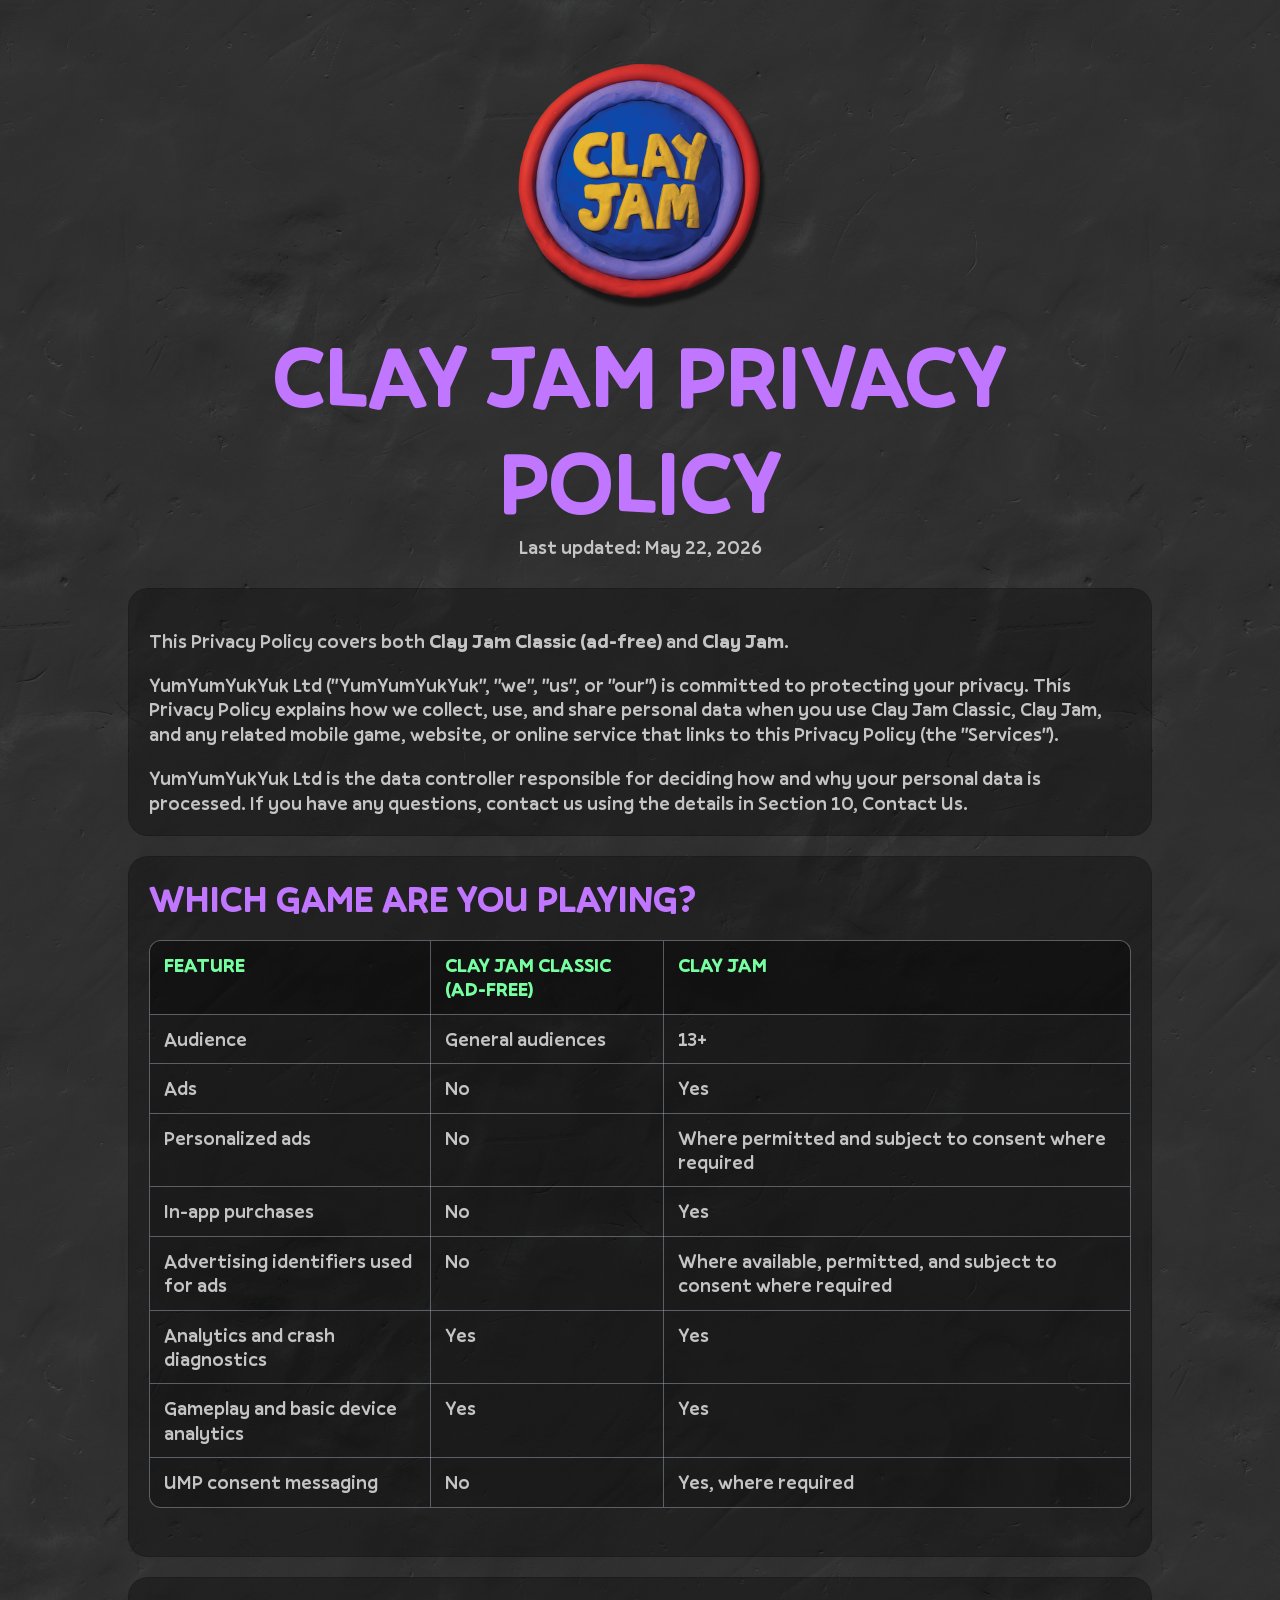
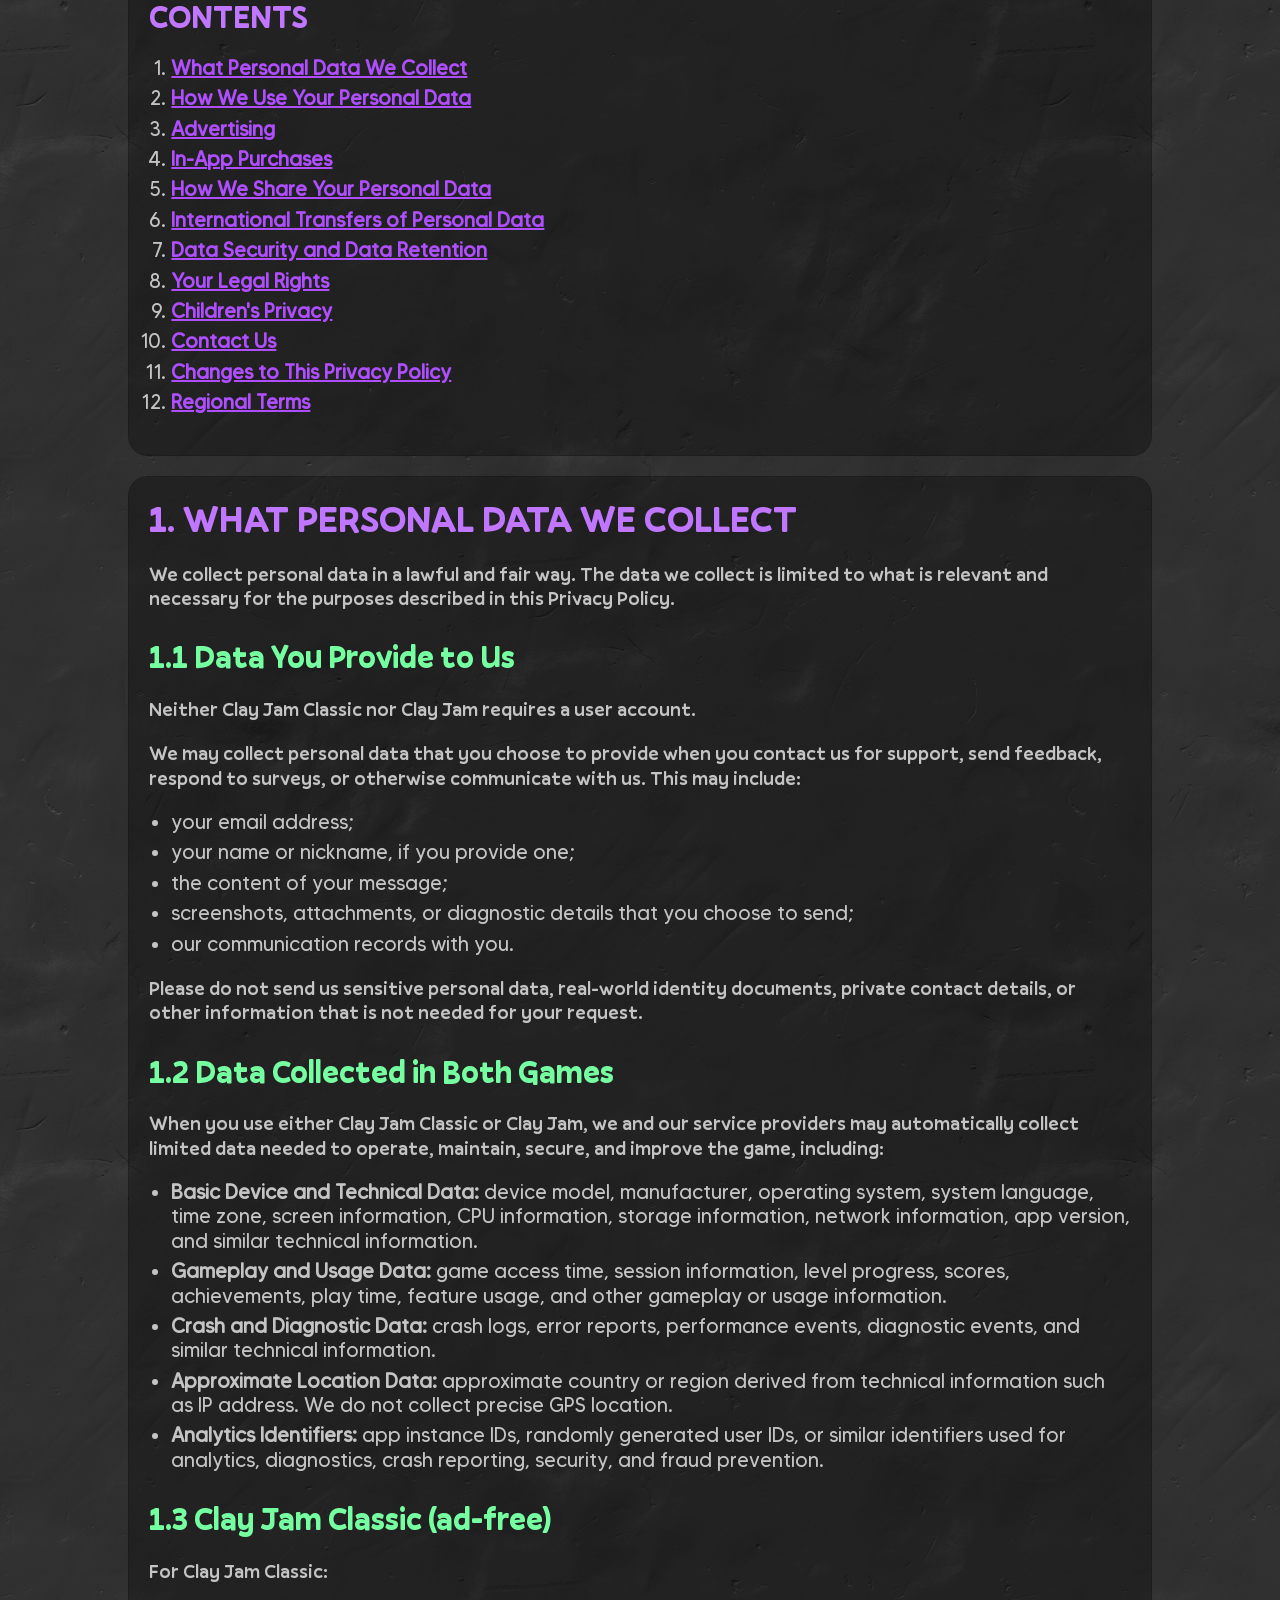
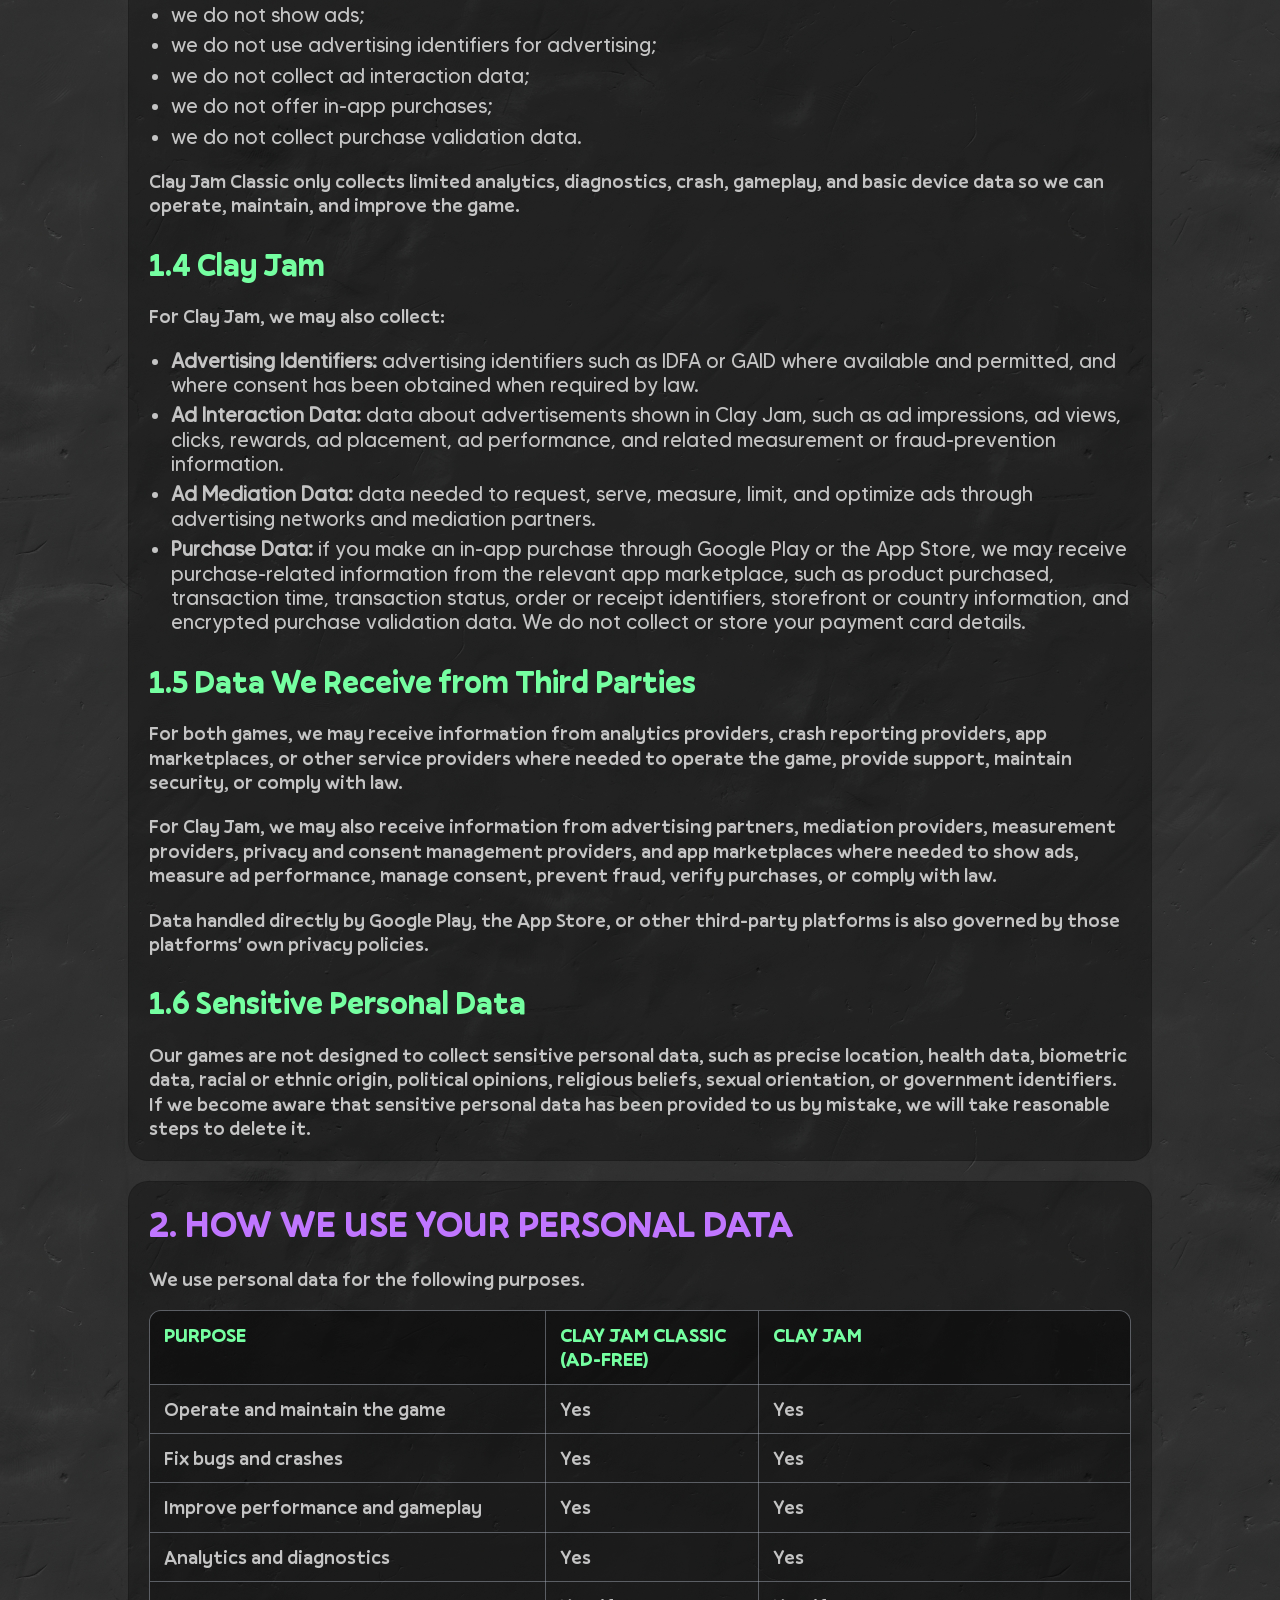
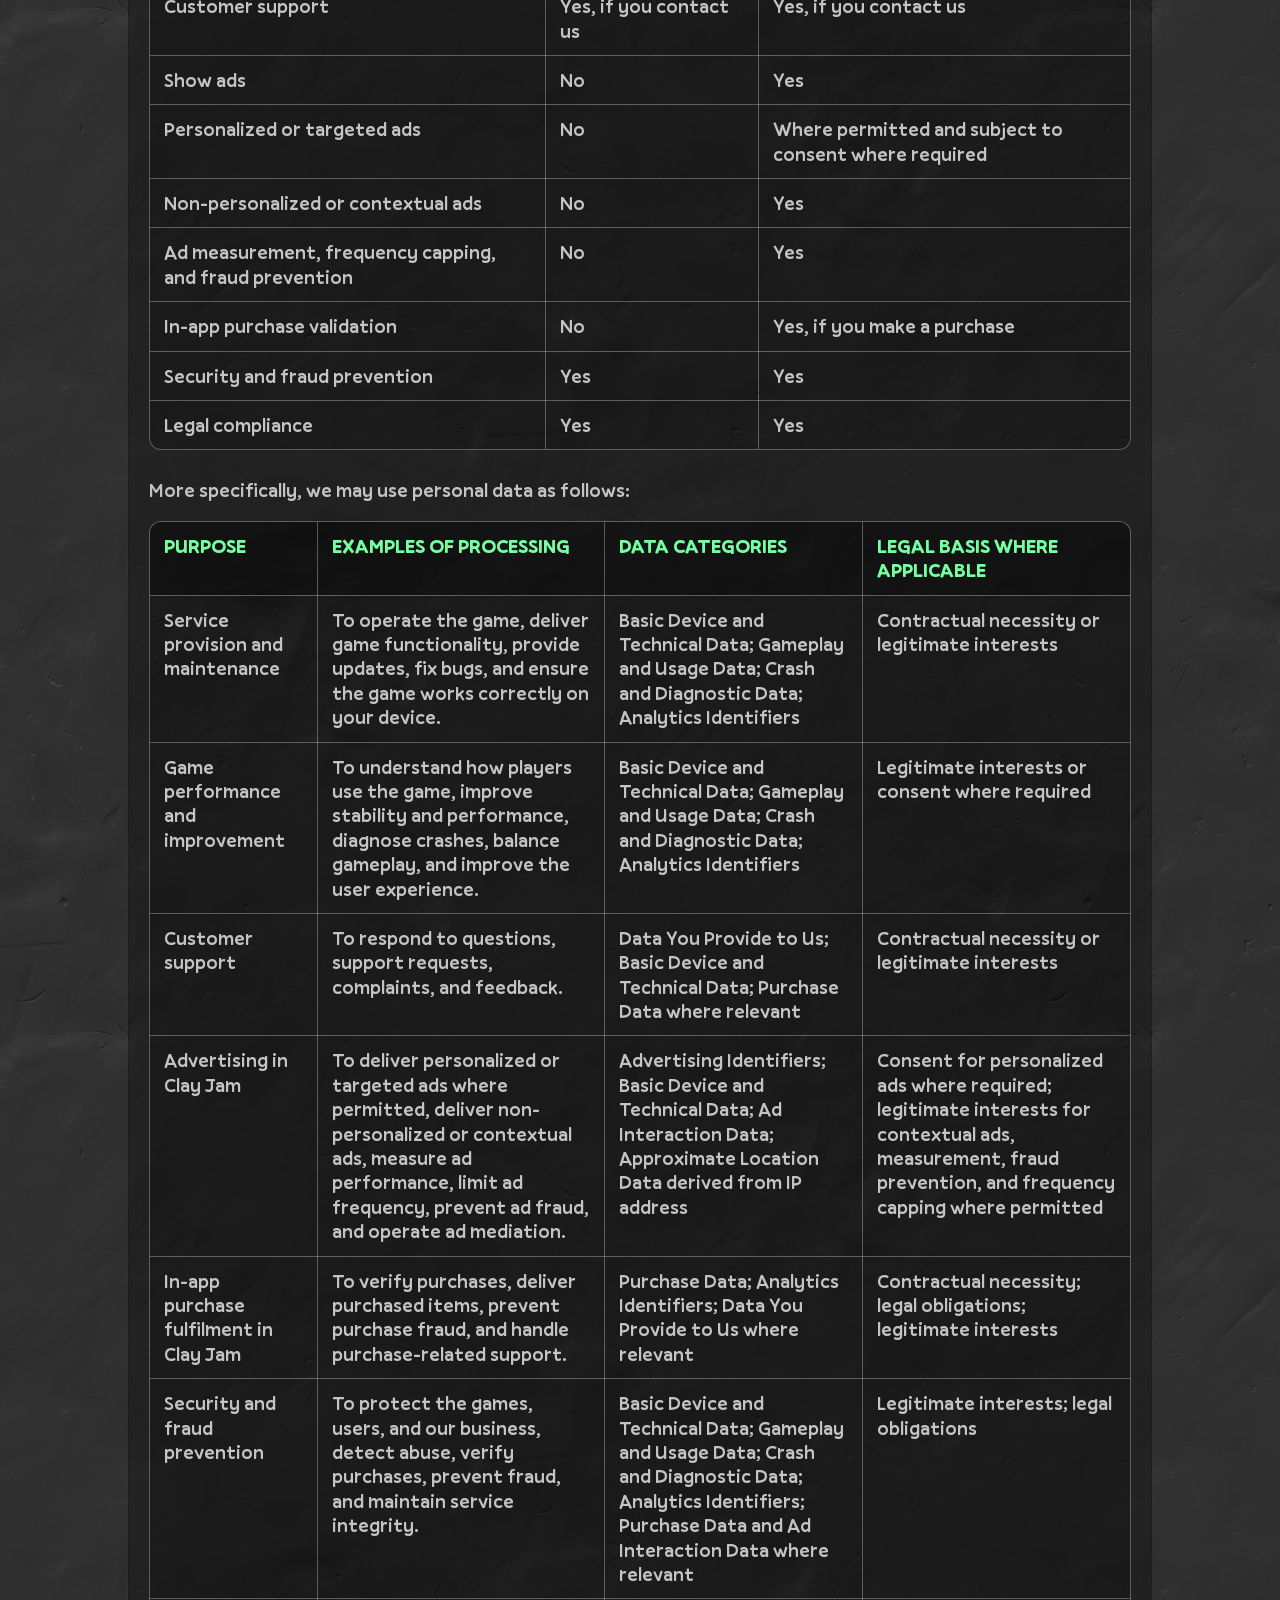
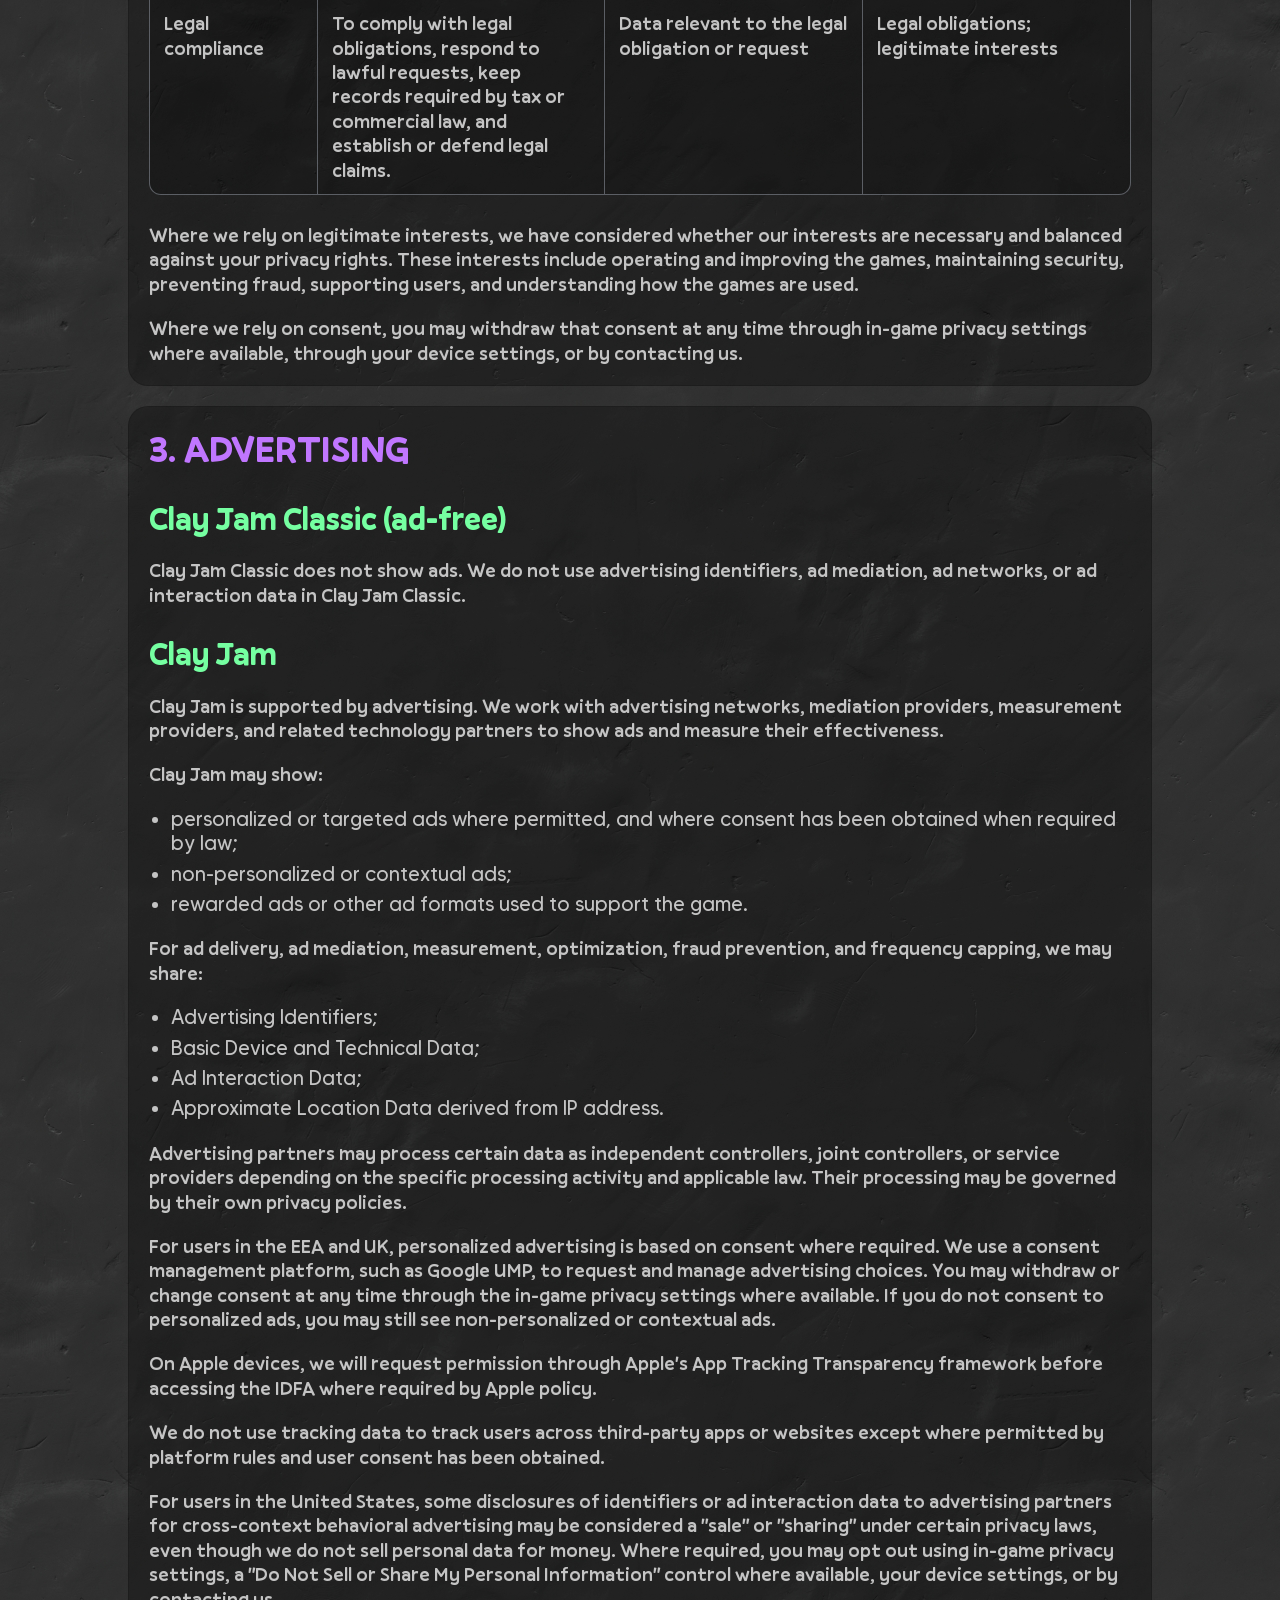
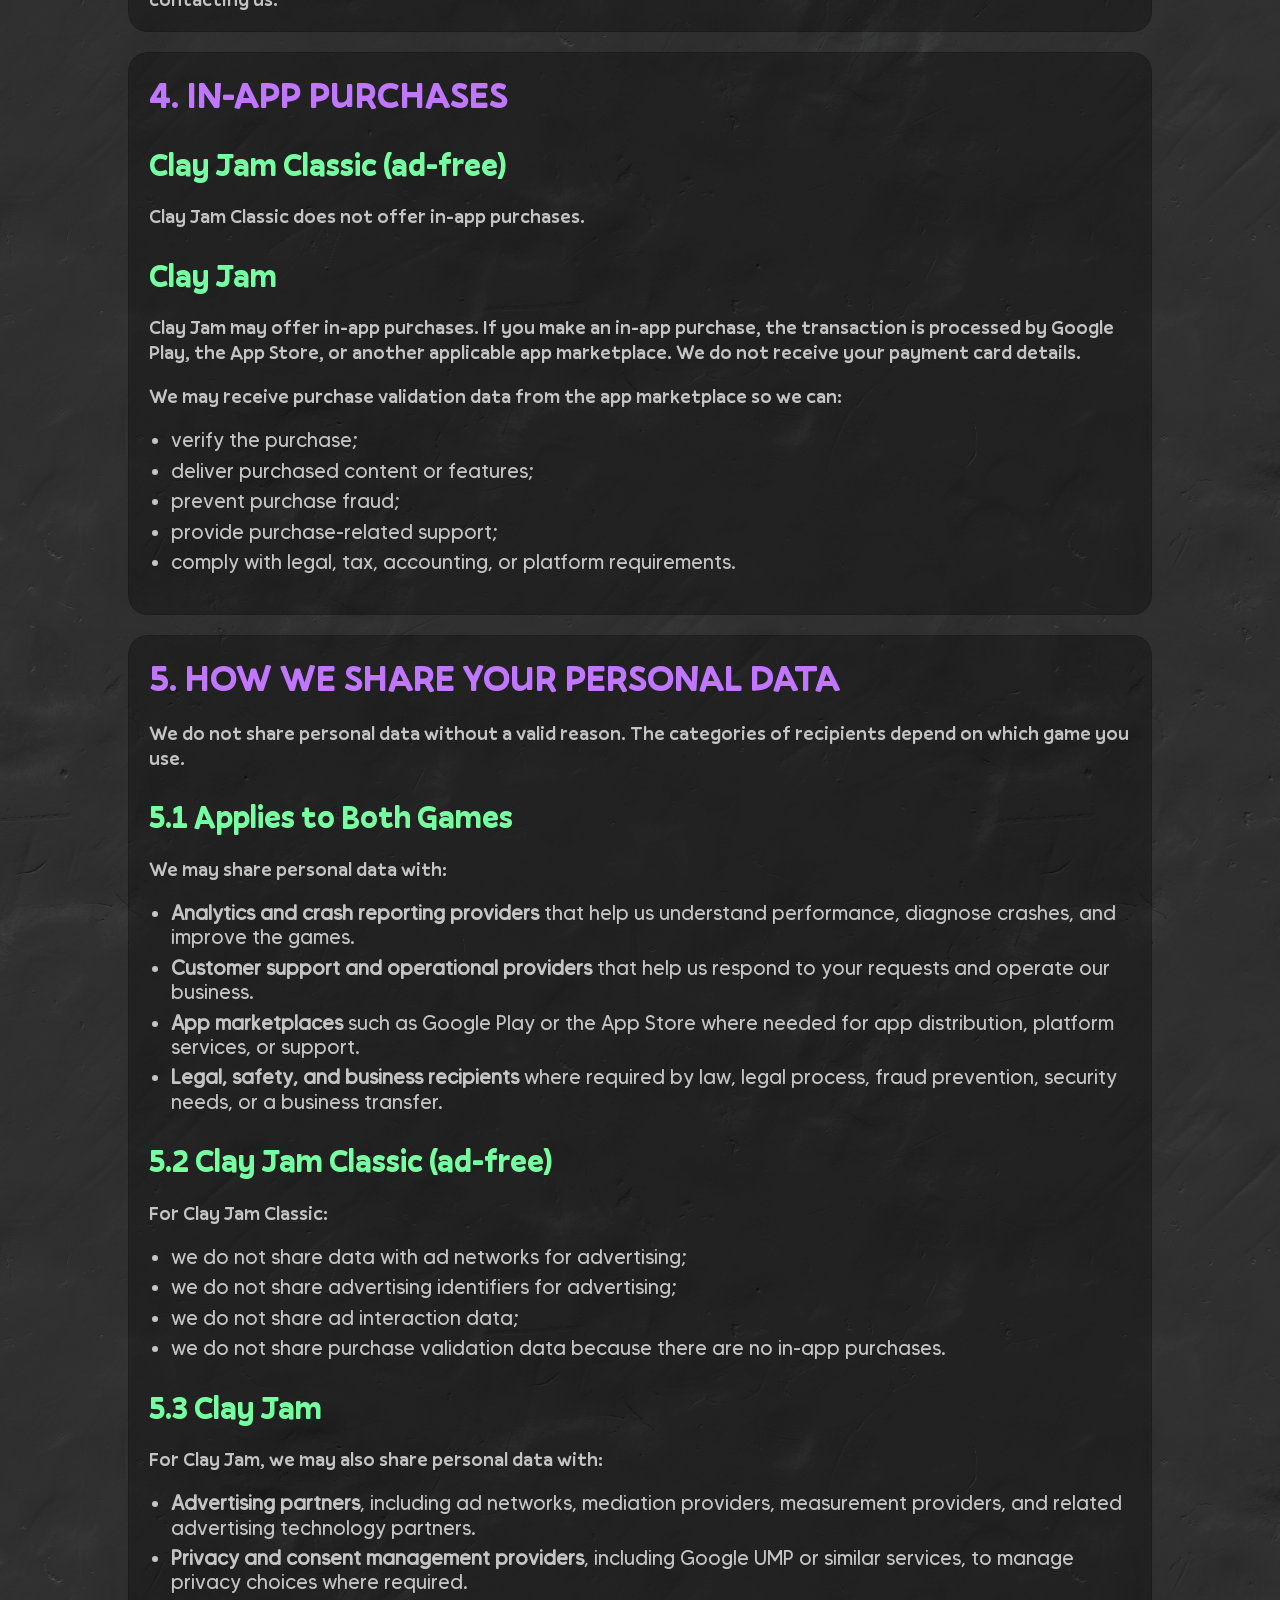
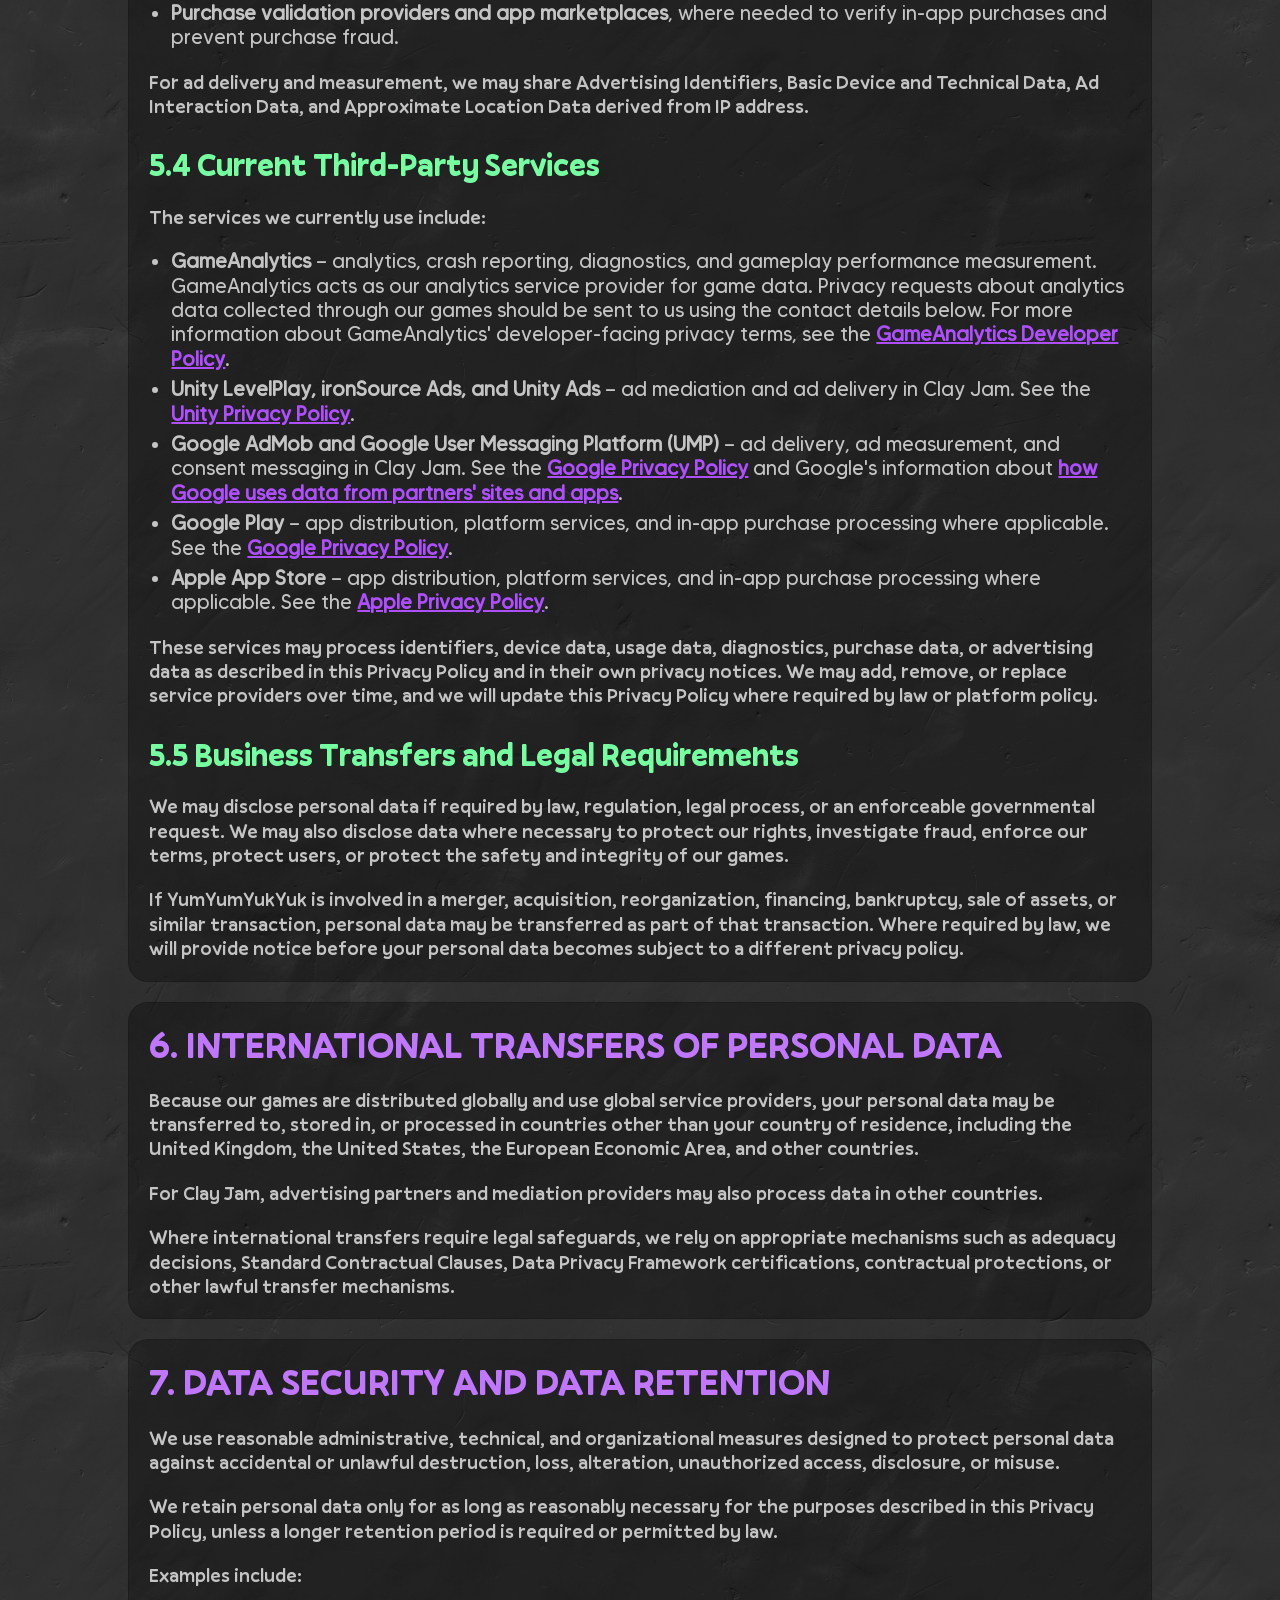
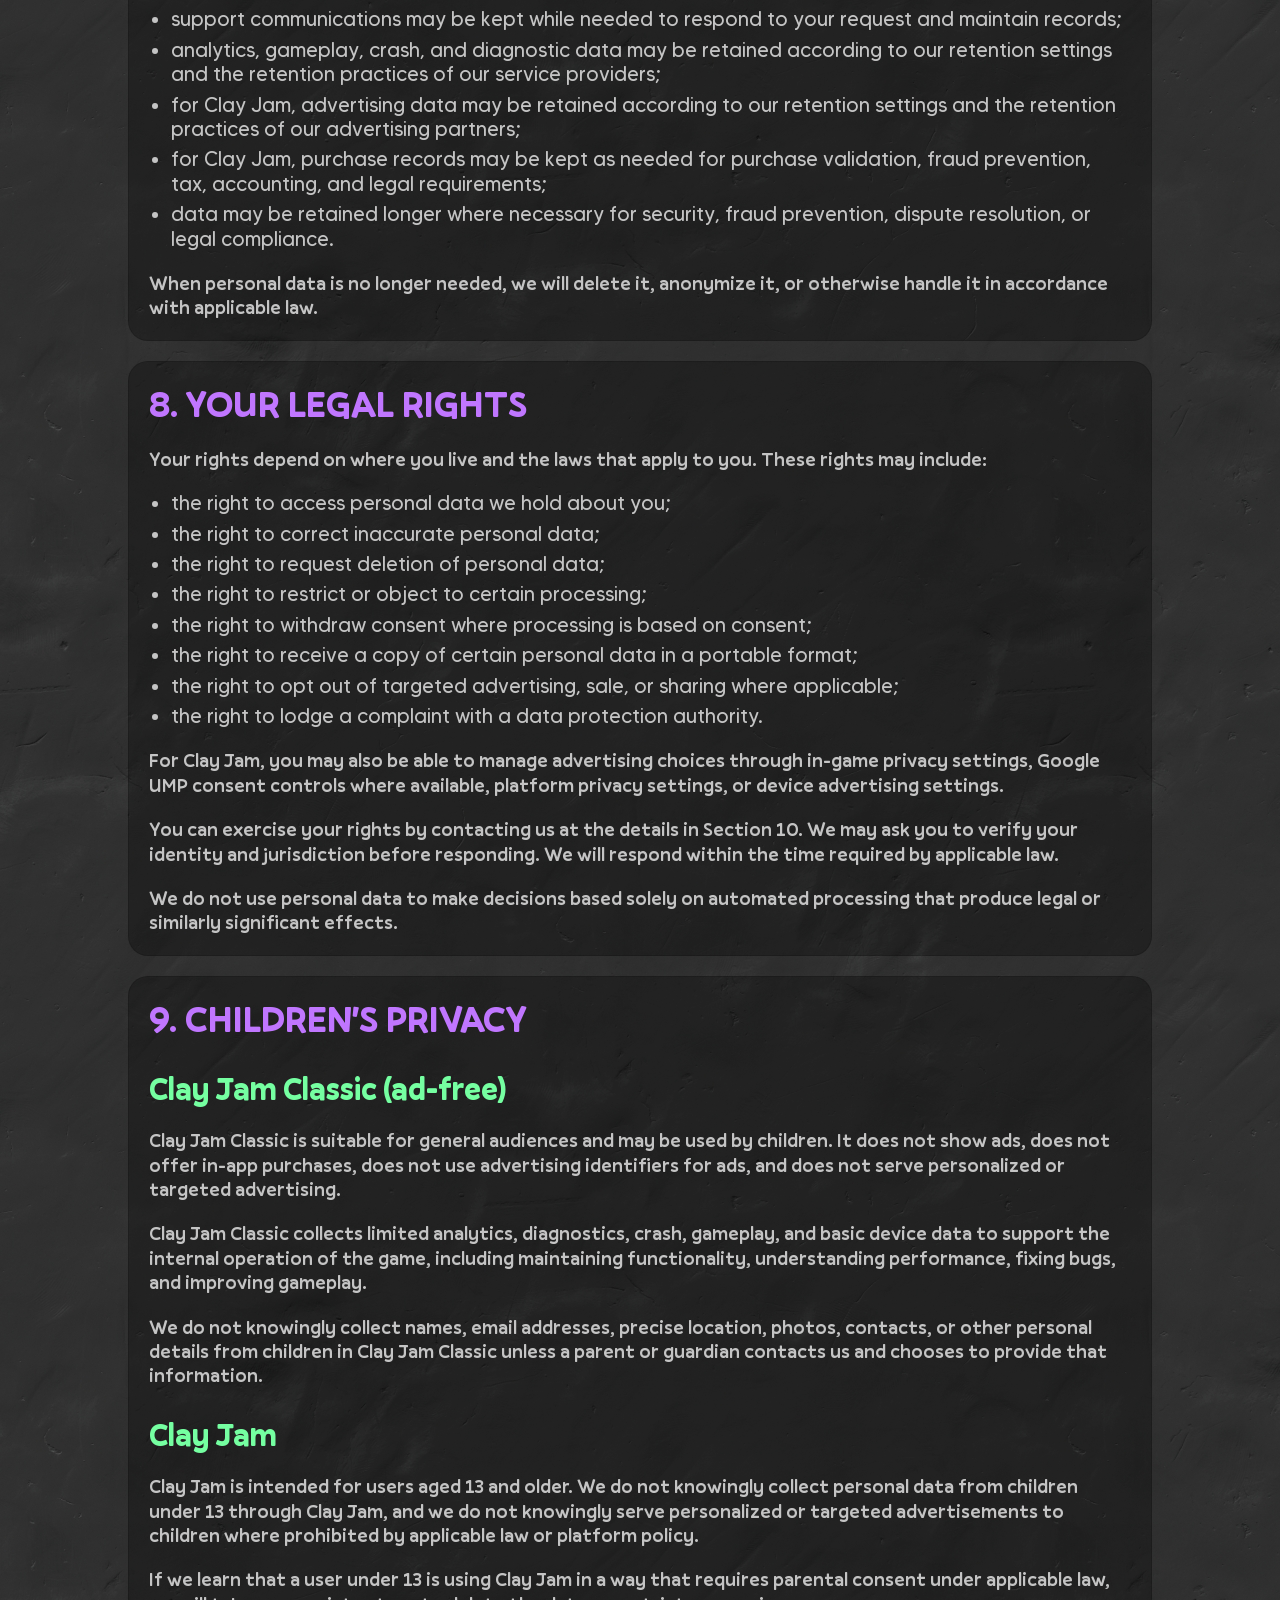
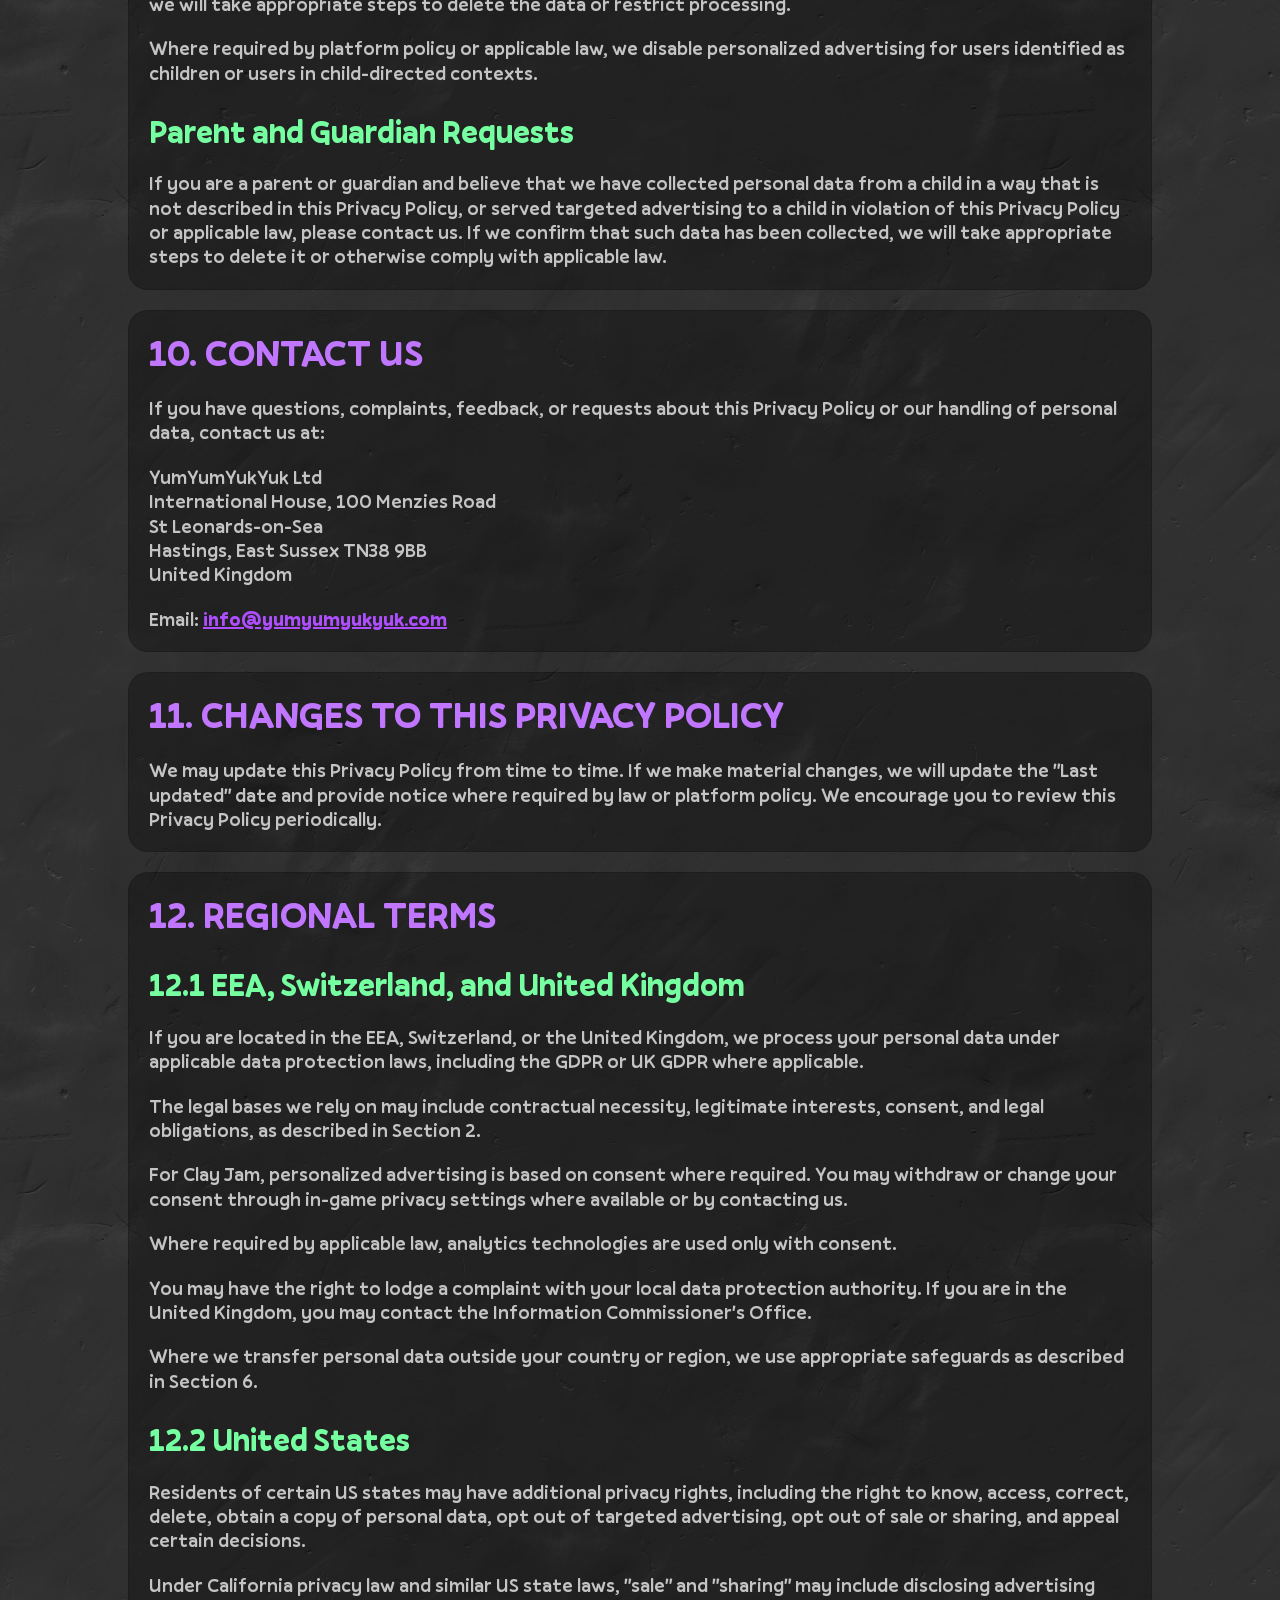
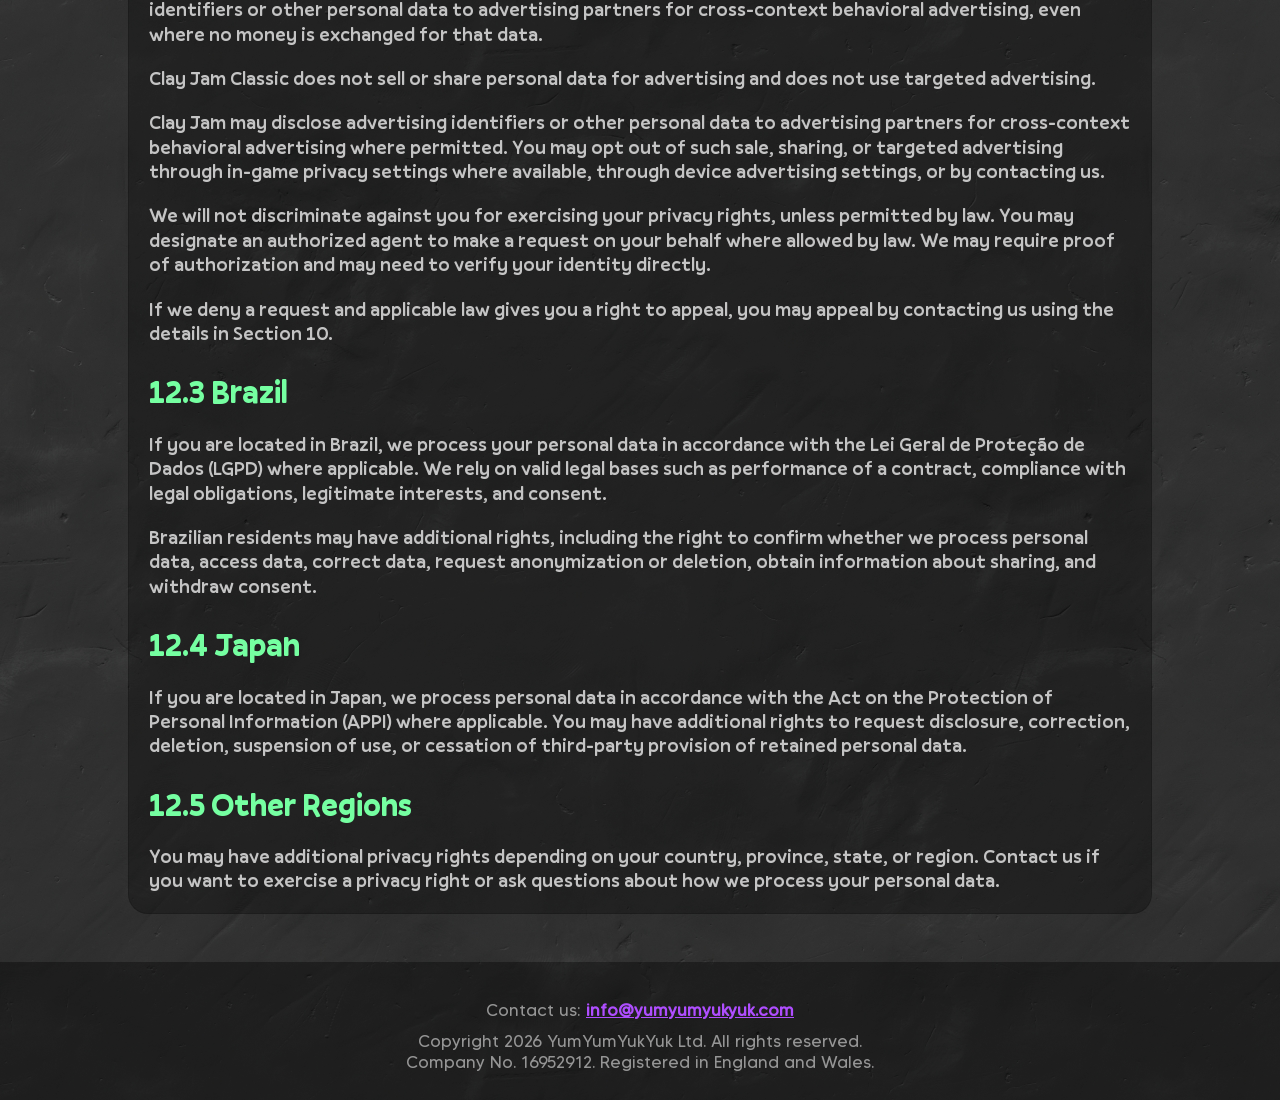
<file: ClayJam/PrivacyPolicy.html>
<!doctype html>
<html
  lang="en"
  data-ws-project="cd309c31-d950-4def-8950-546b302425ba"
  data-ws-last-published="2026-04-01T20:00:52.108Z"
>
  <head>
    <meta charset="UTF-8" />
    <meta name="viewport" content="width=device-width, initial-scale=1" />
    <title>Clay Jam Privacy Policy</title>
    <meta name="description" content="Clay Jam Privacy Policy" />
    <meta property="og:title" content="Clay Jam Privacy Policy" />
    <meta property="og:type" content="website" />
    <meta property="og:site_name" content="YumYumYukYuk" />
    <meta property="og:description" content="Clay Jam Privacy Policy" />
    <link rel="icon" href="/assets/WebIcon_ixfGgSbNNuL54AwUHbcHS.png" />
    <link
      rel="preload"
      href="/assets/Pally-Variable_a5BgCcSKDrBZOZLWKhKw9.ttf"
      as="font"
      crossorigin="anonymous"
    />
    <link
      rel="preload"
      href="/assets/Pally-Regular_6ShwE3fTGV17A2gMyHvun.ttf"
      as="font"
      crossorigin="anonymous"
    />
    <link
      rel="preload"
      href="/assets/Pally-Bold_vAgZc-FKtXgG0PxJhMHey.ttf"
      as="font"
      crossorigin="anonymous"
    />
    <link
      rel="preload"
      href="/assets/Pally-Medium_GGtpuq8a27JJl60hfgOCg.ttf"
      as="font"
      crossorigin="anonymous"
    />
    <link
      rel="preload"
      href="/assets/MADE_Tommy_Soft_Regular_PERSONAL_USE_68nLjATZWI7ThoedhTmHm.ttf"
      as="font"
      crossorigin="anonymous"
    />
    <link
      rel="preload"
      href="/assets/MenuBackground_e7fvqqBlqaa11tJCsoasu.jpeg"
      as="image"
    />
    <style>
      @font-face {
        font-family: "Pally Variable";
        font-style: normal;
        font-weight: 400 700;
        font-display: swap;
        src: url("/assets/Pally-Variable_a5BgCcSKDrBZOZLWKhKw9.ttf")
          format("truetype");
      }

      @font-face {
        font-family: "Pally";
        font-style: normal;
        font-weight: 400;
        font-display: swap;
        src: url("/assets/Pally-Regular_6ShwE3fTGV17A2gMyHvun.ttf")
          format("truetype");
      }

      @font-face {
        font-family: "Pally";
        font-style: normal;
        font-weight: 500;
        font-display: swap;
        src: url("/assets/Pally-Medium_GGtpuq8a27JJl60hfgOCg.ttf")
          format("truetype");
      }

      @font-face {
        font-family: "Pally";
        font-style: normal;
        font-weight: 700;
        font-display: swap;
        src: url("/assets/Pally-Bold_vAgZc-FKtXgG0PxJhMHey.ttf")
          format("truetype");
      }

      @font-face {
        font-family: "MADE Tommy Soft";
        font-style: normal;
        font-weight: 400;
        font-display: swap;
        src: url("/assets/MADE_Tommy_Soft_Regular_PERSONAL_USE_68nLjATZWI7ThoedhTmHm.ttf")
          format("truetype");
      }

      :root {
        color-scheme: dark;
        --panel: rgb(0 0 0 / 0.29);
        --footer: rgb(0 0 0 / 0.37);
        --ink: #c4c4c4;
        --muted: #959595;
        --line: rgb(0 0 0 / 0.15);
        --table-line: rgb(170 177 190 / 0.45);
        --heading: #c076ff;
        --subheading: #75ffa1;
        --link: #af4eff;
      }

      * {
        box-sizing: border-box;
      }

      body {
        margin: 0;
        background-color: #171717;
        background-image: url("/assets/MenuBackground_e7fvqqBlqaa11tJCsoasu.jpeg");
        background-repeat: repeat;
        color: var(--ink);
        font-family: "Pally", sans-serif;
        font-size: 20px;
        font-weight: 500;
        line-height: 1.22;
        -webkit-font-smoothing: antialiased;
        -moz-osx-font-smoothing: grayscale;
      }

      a {
        color: var(--link);
        font-weight: 700;
      }

      .page {
        width: 80%;
        max-width: 1200px;
        margin: 0 auto;
        padding: 32px 0 0;
      }

      .hero {
        display: flex;
        flex-direction: column;
        align-items: center;
        justify-content: center;
        gap: 14px;
        padding: 22px 0 8px;
        text-align: center;
      }

      .hero img {
        width: 256px;
        height: 256px;
      }

      h1,
      h2,
      h3 {
        line-height: 1.2;
        margin: 0;
      }

      h1 {
        color: var(--heading);
        font-family: "Pally Variable", sans-serif;
        font-size: clamp(3rem, 7vw, 5.5rem);
        font-weight: 800;
        text-transform: uppercase;
      }

      h2 {
        margin-top: 0;
        color: var(--heading);
        font-family: "Pally Variable", sans-serif;
        font-size: clamp(1.7rem, 3vw, 2.35rem);
        font-weight: 700;
        text-transform: uppercase;
      }

      h3 {
        margin-top: 28px;
        color: var(--subheading);
        font-family: "Pally Variable", sans-serif;
        font-size: 1.6em;
        font-weight: 700;
      }

      p {
        margin: 1em 0 0;
      }

      ul,
      ol {
        padding-left: 1.4rem;
        font-family: "MADE Tommy Soft", sans-serif;
      }

      li {
        margin: 6px 0;
      }

      .meta {
        margin: 0;
        color: var(--ink);
        font-size: 20px;
        font-weight: 500;
      }

      .intro,
      .contents,
      main > section {
        margin: 20px auto 0;
        padding: 20px;
        background-color: var(--panel);
        border: 1px solid var(--line);
        border-radius: 20px;
      }

      .table-wrap {
        width: 100%;
        margin: 18px 0 28px;
        overflow-x: auto;
        border: 1px solid var(--table-line);
        border-radius: 12px;
        background-color: rgb(0 0 0 / 0.2);
      }

      table {
        width: 100%;
        min-width: 680px;
        border-collapse: collapse;
      }

      th,
      td {
        padding: 12px 14px;
        border-bottom: 1px solid var(--table-line);
        border-right: 1px solid var(--table-line);
        text-align: left;
        vertical-align: top;
      }

      th:last-child,
      td:last-child {
        border-right: 0;
      }

      tr:last-child td {
        border-bottom: 0;
      }

      th {
        background: rgb(0 0 0 / 0.3);
        color: var(--subheading);
        font-family: "Pally Variable", sans-serif;
        font-weight: 800;
        text-transform: uppercase;
      }

      td {
        color: var(--ink);
      }

      .contents h2 {
        margin-top: 0;
        font-size: clamp(1.5rem, 2.5vw, 2rem);
      }

      .footer {
        margin-top: 48px;
        margin-left: calc(50% - 50vw);
        margin-right: calc(50% - 50vw);
        padding: 28px 20px;
        background-color: var(--footer);
        color: var(--muted);
        font-family: "MADE Tommy Soft", sans-serif;
        font-size: 17px;
        text-align: center;
      }

      .footer p {
        margin: 0.6em 0 0;
      }

      @media (max-width: 991px) {
        body {
          font-size: 23px;
        }
      }

      @media (max-width: 767px) {
        .page {
          width: 100%;
          padding: 20px 0 0;
        }

        .hero img {
          width: min(256px, 72vw);
          height: auto;
        }

        .intro,
        .contents,
        main > section {
          border-radius: 0;
          border-left: 0;
          border-right: 0;
        }
      }

      @media (max-width: 479px) {
        body {
          font-size: 5vw;
          line-height: 5.2vw;
        }

        h3 {
          font-size: 1.25em;
        }
      }
    </style>
  </head>
  <body>
    <main class="page">
      <header class="hero">
        <img
          alt="Clay Jam logo"
          src="/assets/ClayJamLogo_nWKsPtydQhhT-n7kyAQNV.png"
          width="96"
          height="96"
        />
        <div>
          <h1>Clay Jam Privacy Policy</h1>
          <p class="meta">Last updated: May 22, 2026</p>
        </div>
      </header>

      <div class="intro">
        <p>
          This Privacy Policy covers both <strong>Clay Jam Classic (ad-free)</strong>
          and <strong>Clay Jam</strong>.
        </p>
        <p>
          YumYumYukYuk Ltd ("YumYumYukYuk", "we", "us", or "our") is committed
          to protecting your privacy. This Privacy Policy explains how we
          collect, use, and share personal data when you use Clay Jam Classic,
          Clay Jam, and any related mobile game, website, or online service that
          links to this Privacy Policy (the "Services").
        </p>
        <p>
          YumYumYukYuk Ltd is the data controller responsible for deciding how
          and why your personal data is processed. If you have any questions,
          contact us using the details in Section 10, Contact Us.
        </p>
      </div>

      <section id="which-game">
        <h2>Which Game Are You Playing?</h2>
        <div class="table-wrap">
          <table>
            <thead>
              <tr>
                <th>Feature</th>
                <th>Clay Jam Classic (ad-free)</th>
                <th>Clay Jam</th>
              </tr>
            </thead>
            <tbody>
              <tr>
                <td>Audience</td>
                <td>General audiences</td>
                <td>13+</td>
              </tr>
              <tr>
                <td>Ads</td>
                <td>No</td>
                <td>Yes</td>
              </tr>
              <tr>
                <td>Personalized ads</td>
                <td>No</td>
                <td>Where permitted and subject to consent where required</td>
              </tr>
              <tr>
                <td>In-app purchases</td>
                <td>No</td>
                <td>Yes</td>
              </tr>
              <tr>
                <td>Advertising identifiers used for ads</td>
                <td>No</td>
                <td>Where available, permitted, and subject to consent where required</td>
              </tr>
              <tr>
                <td>Analytics and crash diagnostics</td>
                <td>Yes</td>
                <td>Yes</td>
              </tr>
              <tr>
                <td>Gameplay and basic device analytics</td>
                <td>Yes</td>
                <td>Yes</td>
              </tr>
              <tr>
                <td>UMP consent messaging</td>
                <td>No</td>
                <td>Yes, where required</td>
              </tr>
            </tbody>
          </table>
        </div>
      </section>

      <nav class="contents" aria-labelledby="contents-heading">
        <h2 id="contents-heading">Contents</h2>
        <ol>
          <li><a href="#collect">What Personal Data We Collect</a></li>
          <li><a href="#use">How We Use Your Personal Data</a></li>
          <li><a href="#advertising">Advertising</a></li>
          <li><a href="#purchases">In-App Purchases</a></li>
          <li><a href="#share">How We Share Your Personal Data</a></li>
          <li><a href="#transfers">International Transfers of Personal Data</a></li>
          <li><a href="#security">Data Security and Data Retention</a></li>
          <li><a href="#rights">Your Legal Rights</a></li>
          <li><a href="#children">Children's Privacy</a></li>
          <li><a href="#contact">Contact Us</a></li>
          <li><a href="#changes">Changes to This Privacy Policy</a></li>
          <li><a href="#regional">Regional Terms</a></li>
        </ol>
      </nav>

      <section id="collect">
        <h2>1. What Personal Data We Collect</h2>
        <p>
          We collect personal data in a lawful and fair way. The data we collect
          is limited to what is relevant and necessary for the purposes described
          in this Privacy Policy.
        </p>

        <h3>1.1 Data You Provide to Us</h3>
        <p>Neither Clay Jam Classic nor Clay Jam requires a user account.</p>
        <p>
          We may collect personal data that you choose to provide when you
          contact us for support, send feedback, respond to surveys, or
          otherwise communicate with us. This may include:
        </p>
        <ul>
          <li>your email address;</li>
          <li>your name or nickname, if you provide one;</li>
          <li>the content of your message;</li>
          <li>screenshots, attachments, or diagnostic details that you choose to send;</li>
          <li>our communication records with you.</li>
        </ul>
        <p>
          Please do not send us sensitive personal data, real-world identity
          documents, private contact details, or other information that is not
          needed for your request.
        </p>

        <h3>1.2 Data Collected in Both Games</h3>
        <p>
          When you use either Clay Jam Classic or Clay Jam, we and our service
          providers may automatically collect limited data needed to operate,
          maintain, secure, and improve the game, including:
        </p>
        <ul>
          <li>
            <strong>Basic Device and Technical Data:</strong> device model,
            manufacturer, operating system, system language, time zone, screen
            information, CPU information, storage information, network
            information, app version, and similar technical information.
          </li>
          <li>
            <strong>Gameplay and Usage Data:</strong> game access time, session
            information, level progress, scores, achievements, play time,
            feature usage, and other gameplay or usage information.
          </li>
          <li>
            <strong>Crash and Diagnostic Data:</strong> crash logs, error
            reports, performance events, diagnostic events, and similar
            technical information.
          </li>
          <li>
            <strong>Approximate Location Data:</strong> approximate country or
            region derived from technical information such as IP address. We do
            not collect precise GPS location.
          </li>
          <li>
            <strong>Analytics Identifiers:</strong> app instance IDs, randomly
            generated user IDs, or similar identifiers used for analytics,
            diagnostics, crash reporting, security, and fraud prevention.
          </li>
        </ul>

        <h3>1.3 Clay Jam Classic (ad-free)</h3>
        <p>For Clay Jam Classic:</p>
        <ul>
          <li>we do not show ads;</li>
          <li>we do not use advertising identifiers for advertising;</li>
          <li>we do not collect ad interaction data;</li>
          <li>we do not offer in-app purchases;</li>
          <li>we do not collect purchase validation data.</li>
        </ul>
        <p>
          Clay Jam Classic only collects limited analytics, diagnostics, crash,
          gameplay, and basic device data so we can operate, maintain, and
          improve the game.
        </p>

        <h3>1.4 Clay Jam</h3>
        <p>For Clay Jam, we may also collect:</p>
        <ul>
          <li>
            <strong>Advertising Identifiers:</strong> advertising identifiers
            such as IDFA or GAID where available and permitted, and where
            consent has been obtained when required by law.
          </li>
          <li>
            <strong>Ad Interaction Data:</strong> data about advertisements
            shown in Clay Jam, such as ad impressions, ad views, clicks,
            rewards, ad placement, ad performance, and related measurement or
            fraud-prevention information.
          </li>
          <li>
            <strong>Ad Mediation Data:</strong> data needed to request, serve,
            measure, limit, and optimize ads through advertising networks and
            mediation partners.
          </li>
          <li>
            <strong>Purchase Data:</strong> if you make an in-app purchase
            through Google Play or the App Store, we may receive purchase-related
            information from the relevant app marketplace, such as product
            purchased, transaction time, transaction status, order or receipt
            identifiers, storefront or country information, and encrypted
            purchase validation data. We do not collect or store your payment
            card details.
          </li>
        </ul>

        <h3>1.5 Data We Receive from Third Parties</h3>
        <p>
          For both games, we may receive information from analytics providers,
          crash reporting providers, app marketplaces, or other service
          providers where needed to operate the game, provide support, maintain
          security, or comply with law.
        </p>
        <p>
          For Clay Jam, we may also receive information from advertising
          partners, mediation providers, measurement providers, privacy and
          consent management providers, and app marketplaces where needed to show
          ads, measure ad performance, manage consent, prevent fraud, verify
          purchases, or comply with law.
        </p>
        <p>
          Data handled directly by Google Play, the App Store, or other
          third-party platforms is also governed by those platforms' own privacy
          policies.
        </p>

        <h3>1.6 Sensitive Personal Data</h3>
        <p>
          Our games are not designed to collect sensitive personal data, such as
          precise location, health data, biometric data, racial or ethnic origin,
          political opinions, religious beliefs, sexual orientation, or
          government identifiers. If we become aware that sensitive personal data
          has been provided to us by mistake, we will take reasonable steps to
          delete it.
        </p>
      </section>

      <section id="use">
        <h2>2. How We Use Your Personal Data</h2>
        <p>We use personal data for the following purposes.</p>

        <div class="table-wrap">
          <table>
            <thead>
              <tr>
                <th>Purpose</th>
                <th>Clay Jam Classic (ad-free)</th>
                <th>Clay Jam</th>
              </tr>
            </thead>
            <tbody>
              <tr>
                <td>Operate and maintain the game</td>
                <td>Yes</td>
                <td>Yes</td>
              </tr>
              <tr>
                <td>Fix bugs and crashes</td>
                <td>Yes</td>
                <td>Yes</td>
              </tr>
              <tr>
                <td>Improve performance and gameplay</td>
                <td>Yes</td>
                <td>Yes</td>
              </tr>
              <tr>
                <td>Analytics and diagnostics</td>
                <td>Yes</td>
                <td>Yes</td>
              </tr>
              <tr>
                <td>Customer support</td>
                <td>Yes, if you contact us</td>
                <td>Yes, if you contact us</td>
              </tr>
              <tr>
                <td>Show ads</td>
                <td>No</td>
                <td>Yes</td>
              </tr>
              <tr>
                <td>Personalized or targeted ads</td>
                <td>No</td>
                <td>Where permitted and subject to consent where required</td>
              </tr>
              <tr>
                <td>Non-personalized or contextual ads</td>
                <td>No</td>
                <td>Yes</td>
              </tr>
              <tr>
                <td>Ad measurement, frequency capping, and fraud prevention</td>
                <td>No</td>
                <td>Yes</td>
              </tr>
              <tr>
                <td>In-app purchase validation</td>
                <td>No</td>
                <td>Yes, if you make a purchase</td>
              </tr>
              <tr>
                <td>Security and fraud prevention</td>
                <td>Yes</td>
                <td>Yes</td>
              </tr>
              <tr>
                <td>Legal compliance</td>
                <td>Yes</td>
                <td>Yes</td>
              </tr>
            </tbody>
          </table>
        </div>

        <p>More specifically, we may use personal data as follows:</p>

        <div class="table-wrap">
          <table>
            <thead>
              <tr>
                <th>Purpose</th>
                <th>Examples of Processing</th>
                <th>Data Categories</th>
                <th>Legal Basis Where Applicable</th>
              </tr>
            </thead>
            <tbody>
              <tr>
                <td>Service provision and maintenance</td>
                <td>
                  To operate the game, deliver game functionality, provide
                  updates, fix bugs, and ensure the game works correctly on your
                  device.
                </td>
                <td>
                  Basic Device and Technical Data; Gameplay and Usage Data;
                  Crash and Diagnostic Data; Analytics Identifiers
                </td>
                <td>Contractual necessity or legitimate interests</td>
              </tr>
              <tr>
                <td>Game performance and improvement</td>
                <td>
                  To understand how players use the game, improve stability and
                  performance, diagnose crashes, balance gameplay, and improve
                  the user experience.
                </td>
                <td>
                  Basic Device and Technical Data; Gameplay and Usage Data;
                  Crash and Diagnostic Data; Analytics Identifiers
                </td>
                <td>Legitimate interests or consent where required</td>
              </tr>
              <tr>
                <td>Customer support</td>
                <td>
                  To respond to questions, support requests, complaints, and
                  feedback.
                </td>
                <td>
                  Data You Provide to Us; Basic Device and Technical Data;
                  Purchase Data where relevant
                </td>
                <td>Contractual necessity or legitimate interests</td>
              </tr>
              <tr>
                <td>Advertising in Clay Jam</td>
                <td>
                  To deliver personalized or targeted ads where permitted,
                  deliver non-personalized or contextual ads, measure ad
                  performance, limit ad frequency, prevent ad fraud, and operate
                  ad mediation.
                </td>
                <td>
                  Advertising Identifiers; Basic Device and Technical Data; Ad
                  Interaction Data; Approximate Location Data derived from IP address
                </td>
                <td>
                  Consent for personalized ads where required; legitimate
                  interests for contextual ads, measurement, fraud prevention,
                  and frequency capping where permitted
                </td>
              </tr>
              <tr>
                <td>In-app purchase fulfilment in Clay Jam</td>
                <td>
                  To verify purchases, deliver purchased items, prevent purchase
                  fraud, and handle purchase-related support.
                </td>
                <td>
                  Purchase Data; Analytics Identifiers; Data You Provide to Us
                  where relevant
                </td>
                <td>Contractual necessity; legal obligations; legitimate interests</td>
              </tr>
              <tr>
                <td>Security and fraud prevention</td>
                <td>
                  To protect the games, users, and our business, detect abuse,
                  verify purchases, prevent fraud, and maintain service
                  integrity.
                </td>
                <td>
                  Basic Device and Technical Data; Gameplay and Usage Data;
                  Crash and Diagnostic Data; Analytics Identifiers; Purchase
                  Data and Ad Interaction Data where relevant
                </td>
                <td>Legitimate interests; legal obligations</td>
              </tr>
              <tr>
                <td>Legal compliance</td>
                <td>
                  To comply with legal obligations, respond to lawful requests,
                  keep records required by tax or commercial law, and establish
                  or defend legal claims.
                </td>
                <td>Data relevant to the legal obligation or request</td>
                <td>Legal obligations; legitimate interests</td>
              </tr>
            </tbody>
          </table>
        </div>

        <p>
          Where we rely on legitimate interests, we have considered whether our
          interests are necessary and balanced against your privacy rights. These
          interests include operating and improving the games, maintaining
          security, preventing fraud, supporting users, and understanding how the
          games are used.
        </p>
        <p>
          Where we rely on consent, you may withdraw that consent at any time
          through in-game privacy settings where available, through your device
          settings, or by contacting us.
        </p>
      </section>

      <section id="advertising">
        <h2>3. Advertising</h2>

        <h3>Clay Jam Classic (ad-free)</h3>
        <p>
          Clay Jam Classic does not show ads. We do not use advertising
          identifiers, ad mediation, ad networks, or ad interaction data in Clay
          Jam Classic.
        </p>

        <h3>Clay Jam</h3>
        <p>
          Clay Jam is supported by advertising. We work with advertising
          networks, mediation providers, measurement providers, and related
          technology partners to show ads and measure their effectiveness.
        </p>
        <p>Clay Jam may show:</p>
        <ul>
          <li>personalized or targeted ads where permitted, and where consent has been obtained when required by law;</li>
          <li>non-personalized or contextual ads;</li>
          <li>rewarded ads or other ad formats used to support the game.</li>
        </ul>
        <p>
          For ad delivery, ad mediation, measurement, optimization, fraud
          prevention, and frequency capping, we may share:
        </p>
        <ul>
          <li>Advertising Identifiers;</li>
          <li>Basic Device and Technical Data;</li>
          <li>Ad Interaction Data;</li>
          <li>Approximate Location Data derived from IP address.</li>
        </ul>
        <p>
          Advertising partners may process certain data as independent
          controllers, joint controllers, or service providers depending on the
          specific processing activity and applicable law. Their processing may
          be governed by their own privacy policies.
        </p>
        <p>
          For users in the EEA and UK, personalized advertising is based on
          consent where required. We use a consent management platform, such as
          Google UMP, to request and manage advertising choices. You may
          withdraw or change consent at any time through the in-game privacy
          settings where available. If you do not consent to personalized ads,
          you may still see non-personalized or contextual ads.
        </p>
        <p>
          On Apple devices, we will request permission through Apple's App
          Tracking Transparency framework before accessing the IDFA where
          required by Apple policy.
        </p>
        <p>
          We do not use tracking data to track users across third-party apps or
          websites except where permitted by platform rules and user consent has
          been obtained.
        </p>
        <p>
          For users in the United States, some disclosures of identifiers or ad
          interaction data to advertising partners for cross-context behavioral
          advertising may be considered a "sale" or "sharing" under certain
          privacy laws, even though we do not sell personal data for money.
          Where required, you may opt out using in-game privacy settings, a "Do
          Not Sell or Share My Personal Information" control where available,
          your device settings, or by contacting us.
        </p>
      </section>

      <section id="purchases">
        <h2>4. In-App Purchases</h2>

        <h3>Clay Jam Classic (ad-free)</h3>
        <p>Clay Jam Classic does not offer in-app purchases.</p>

        <h3>Clay Jam</h3>
        <p>
          Clay Jam may offer in-app purchases. If you make an in-app purchase,
          the transaction is processed by Google Play, the App Store, or another
          applicable app marketplace. We do not receive your payment card
          details.
        </p>
        <p>We may receive purchase validation data from the app marketplace so we can:</p>
        <ul>
          <li>verify the purchase;</li>
          <li>deliver purchased content or features;</li>
          <li>prevent purchase fraud;</li>
          <li>provide purchase-related support;</li>
          <li>comply with legal, tax, accounting, or platform requirements.</li>
        </ul>
      </section>

      <section id="share">
        <h2>5. How We Share Your Personal Data</h2>
        <p>
          We do not share personal data without a valid reason. The categories
          of recipients depend on which game you use.
        </p>

        <h3>5.1 Applies to Both Games</h3>
        <p>We may share personal data with:</p>
        <ul>
          <li>
            <strong>Analytics and crash reporting providers</strong> that help
            us understand performance, diagnose crashes, and improve the games.
          </li>
          <li>
            <strong>Customer support and operational providers</strong> that
            help us respond to your requests and operate our business.
          </li>
          <li>
            <strong>App marketplaces</strong> such as Google Play or the App
            Store where needed for app distribution, platform services, or
            support.
          </li>
          <li>
            <strong>Legal, safety, and business recipients</strong> where
            required by law, legal process, fraud prevention, security needs, or
            a business transfer.
          </li>
        </ul>

        <h3>5.2 Clay Jam Classic (ad-free)</h3>
        <p>For Clay Jam Classic:</p>
        <ul>
          <li>we do not share data with ad networks for advertising;</li>
          <li>we do not share advertising identifiers for advertising;</li>
          <li>we do not share ad interaction data;</li>
          <li>we do not share purchase validation data because there are no in-app purchases.</li>
        </ul>

        <h3>5.3 Clay Jam</h3>
        <p>For Clay Jam, we may also share personal data with:</p>
        <ul>
          <li>
            <strong>Advertising partners</strong>, including ad networks,
            mediation providers, measurement providers, and related advertising
            technology partners.
          </li>
          <li>
            <strong>Privacy and consent management providers</strong>, including
            Google UMP or similar services, to manage privacy choices where
            required.
          </li>
          <li>
            <strong>Purchase validation providers and app marketplaces</strong>,
            where needed to verify in-app purchases and prevent purchase fraud.
          </li>
        </ul>
        <p>
          For ad delivery and measurement, we may share Advertising Identifiers,
          Basic Device and Technical Data, Ad Interaction Data, and Approximate
          Location Data derived from IP address.
        </p>

        <h3>5.4 Current Third-Party Services</h3>
        <p>The services we currently use include:</p>
        <ul>
          <li>
            <strong>GameAnalytics</strong> — analytics, crash reporting,
            diagnostics, and gameplay performance measurement. GameAnalytics
            acts as our analytics service provider for game data. Privacy
            requests about analytics data collected through our games should be
            sent to us using the contact details below. For more information
            about GameAnalytics' developer-facing privacy terms, see the
            <a href="https://www.gameanalytics.com/trust/privacy-faq"
              >GameAnalytics Developer Policy</a
            >.
          </li>
          <li>
            <strong>Unity LevelPlay, ironSource Ads, and Unity Ads</strong> —
            ad mediation and ad delivery in Clay Jam. See the
            <a href="https://unity.com/legal/privacy-policy">Unity Privacy Policy</a>.
          </li>
          <li>
            <strong>Google AdMob and Google User Messaging Platform (UMP)</strong>
            — ad delivery, ad measurement, and consent messaging in Clay Jam.
            See the <a href="https://policies.google.com/privacy">Google Privacy Policy</a>
            and Google's information about
            <a href="https://policies.google.com/technologies/partner-sites"
              >how Google uses data from partners' sites and apps</a
            >.
          </li>
          <li>
            <strong>Google Play</strong> — app distribution, platform services,
            and in-app purchase processing where applicable. See the
            <a href="https://policies.google.com/privacy">Google Privacy Policy</a>.
          </li>
          <li>
            <strong>Apple App Store</strong> — app distribution, platform
            services, and in-app purchase processing where applicable. See the
            <a href="https://www.apple.com/legal/privacy/">Apple Privacy Policy</a>.
          </li>
        </ul>
        <p>
          These services may process identifiers, device data, usage data,
          diagnostics, purchase data, or advertising data as described in this
          Privacy Policy and in their own privacy notices. We may add, remove,
          or replace service providers over time, and we will update this
          Privacy Policy where required by law or platform policy.
        </p>

        <h3>5.5 Business Transfers and Legal Requirements</h3>
        <p>
          We may disclose personal data if required by law, regulation, legal
          process, or an enforceable governmental request. We may also disclose
          data where necessary to protect our rights, investigate fraud, enforce
          our terms, protect users, or protect the safety and integrity of our
          games.
        </p>
        <p>
          If YumYumYukYuk is involved in a merger, acquisition, reorganization,
          financing, bankruptcy, sale of assets, or similar transaction,
          personal data may be transferred as part of that transaction. Where
          required by law, we will provide notice before your personal data
          becomes subject to a different privacy policy.
        </p>
      </section>

      <section id="transfers">
        <h2>6. International Transfers of Personal Data</h2>
        <p>
          Because our games are distributed globally and use global service
          providers, your personal data may be transferred to, stored in, or
          processed in countries other than your country of residence, including
          the United Kingdom, the United States, the European Economic Area, and
          other countries.
        </p>
        <p>
          For Clay Jam, advertising partners and mediation providers may also
          process data in other countries.
        </p>
        <p>
          Where international transfers require legal safeguards, we rely on
          appropriate mechanisms such as adequacy decisions, Standard Contractual
          Clauses, Data Privacy Framework certifications, contractual
          protections, or other lawful transfer mechanisms.
        </p>
      </section>

      <section id="security">
        <h2>7. Data Security and Data Retention</h2>
        <p>
          We use reasonable administrative, technical, and organizational
          measures designed to protect personal data against accidental or
          unlawful destruction, loss, alteration, unauthorized access,
          disclosure, or misuse.
        </p>
        <p>
          We retain personal data only for as long as reasonably necessary for
          the purposes described in this Privacy Policy, unless a longer
          retention period is required or permitted by law.
        </p>
        <p>Examples include:</p>
        <ul>
          <li>support communications may be kept while needed to respond to your request and maintain records;</li>
          <li>analytics, gameplay, crash, and diagnostic data may be retained according to our retention settings and the retention practices of our service providers;</li>
          <li>for Clay Jam, advertising data may be retained according to our retention settings and the retention practices of our advertising partners;</li>
          <li>for Clay Jam, purchase records may be kept as needed for purchase validation, fraud prevention, tax, accounting, and legal requirements;</li>
          <li>data may be retained longer where necessary for security, fraud prevention, dispute resolution, or legal compliance.</li>
        </ul>
        <p>
          When personal data is no longer needed, we will delete it, anonymize
          it, or otherwise handle it in accordance with applicable law.
        </p>
      </section>

      <section id="rights">
        <h2>8. Your Legal Rights</h2>
        <p>
          Your rights depend on where you live and the laws that apply to you.
          These rights may include:
        </p>
        <ul>
          <li>the right to access personal data we hold about you;</li>
          <li>the right to correct inaccurate personal data;</li>
          <li>the right to request deletion of personal data;</li>
          <li>the right to restrict or object to certain processing;</li>
          <li>the right to withdraw consent where processing is based on consent;</li>
          <li>the right to receive a copy of certain personal data in a portable format;</li>
          <li>the right to opt out of targeted advertising, sale, or sharing where applicable;</li>
          <li>the right to lodge a complaint with a data protection authority.</li>
        </ul>
        <p>
          For Clay Jam, you may also be able to manage advertising choices
          through in-game privacy settings, Google UMP consent controls where
          available, platform privacy settings, or device advertising settings.
        </p>
        <p>
          You can exercise your rights by contacting us at the details in
          Section 10. We may ask you to verify your identity and jurisdiction
          before responding. We will respond within the time required by
          applicable law.
        </p>
        <p>
          We do not use personal data to make decisions based solely on
          automated processing that produce legal or similarly significant
          effects.
        </p>
      </section>

      <section id="children">
        <h2>9. Children's Privacy</h2>

        <h3>Clay Jam Classic (ad-free)</h3>
        <p>
          Clay Jam Classic is suitable for general audiences and may be used by
          children. It does not show ads, does not offer in-app purchases, does
          not use advertising identifiers for ads, and does not serve
          personalized or targeted advertising.
        </p>
        <p>
          Clay Jam Classic collects limited analytics, diagnostics, crash,
          gameplay, and basic device data to support the internal operation of
          the game, including maintaining functionality, understanding
          performance, fixing bugs, and improving gameplay.
        </p>
        <p>
          We do not knowingly collect names, email addresses, precise location,
          photos, contacts, or other personal details from children in Clay Jam
          Classic unless a parent or guardian contacts us and chooses to provide
          that information.
        </p>

        <h3>Clay Jam</h3>
        <p>
          Clay Jam is intended for users aged 13 and older. We do not knowingly
          collect personal data from children under 13 through Clay Jam, and we
          do not knowingly serve personalized or targeted advertisements to
          children where prohibited by applicable law or platform policy.
        </p>
        <p>
          If we learn that a user under 13 is using Clay Jam in a way that
          requires parental consent under applicable law, we will take
          appropriate steps to delete the data or restrict processing.
        </p>
        <p>
          Where required by platform policy or applicable law, we disable
          personalized advertising for users identified as children or users in
          child-directed contexts.
        </p>

        <h3>Parent and Guardian Requests</h3>
        <p>
          If you are a parent or guardian and believe that we have collected
          personal data from a child in a way that is not described in this
          Privacy Policy, or served targeted advertising to a child in violation
          of this Privacy Policy or applicable law, please contact us. If we
          confirm that such data has been collected, we will take appropriate
          steps to delete it or otherwise comply with applicable law.
        </p>
      </section>

      <section id="contact">
        <h2>10. Contact Us</h2>
        <p>
          If you have questions, complaints, feedback, or requests about this
          Privacy Policy or our handling of personal data, contact us at:
        </p>
        <p>
          YumYumYukYuk Ltd<br />
          International House, 100 Menzies Road<br />
          St Leonards-on-Sea<br />
          Hastings, East Sussex TN38 9BB<br />
          United Kingdom
        </p>
        <p>Email: <a href="mailto:info@yumyumyukyuk.com">info@yumyumyukyuk.com</a></p>
      </section>

      <section id="changes">
        <h2>11. Changes to This Privacy Policy</h2>
        <p>
          We may update this Privacy Policy from time to time. If we make
          material changes, we will update the "Last updated" date and provide
          notice where required by law or platform policy. We encourage you to
          review this Privacy Policy periodically.
        </p>
      </section>

      <section id="regional">
        <h2>12. Regional Terms</h2>

        <h3>12.1 EEA, Switzerland, and United Kingdom</h3>
        <p>
          If you are located in the EEA, Switzerland, or the United Kingdom, we
          process your personal data under applicable data protection laws,
          including the GDPR or UK GDPR where applicable.
        </p>
        <p>
          The legal bases we rely on may include contractual necessity,
          legitimate interests, consent, and legal obligations, as described in
          Section 2.
        </p>
        <p>
          For Clay Jam, personalized advertising is based on consent where
          required. You may withdraw or change your consent through in-game
          privacy settings where available or by contacting us.
        </p>
        <p>
          Where required by applicable law, analytics technologies are used only
          with consent.
        </p>
        <p>
          You may have the right to lodge a complaint with your local data
          protection authority. If you are in the United Kingdom, you may contact
          the Information Commissioner's Office.
        </p>
        <p>
          Where we transfer personal data outside your country or region, we use
          appropriate safeguards as described in Section 6.
        </p>

        <h3>12.2 United States</h3>
        <p>
          Residents of certain US states may have additional privacy rights,
          including the right to know, access, correct, delete, obtain a copy of
          personal data, opt out of targeted advertising, opt out of sale or
          sharing, and appeal certain decisions.
        </p>
        <p>
          Under California privacy law and similar US state laws, "sale" and
          "sharing" may include disclosing advertising identifiers or other
          personal data to advertising partners for cross-context behavioral
          advertising, even where no money is exchanged for that data.
        </p>
        <p>
          Clay Jam Classic does not sell or share personal data for advertising
          and does not use targeted advertising.
        </p>
        <p>
          Clay Jam may disclose advertising identifiers or other personal data to
          advertising partners for cross-context behavioral advertising where
          permitted. You may opt out of such sale, sharing, or targeted
          advertising through in-game privacy settings where available, through
          device advertising settings, or by contacting us.
        </p>
        <p>
          We will not discriminate against you for exercising your privacy
          rights, unless permitted by law. You may designate an authorized agent
          to make a request on your behalf where allowed by law. We may require
          proof of authorization and may need to verify your identity directly.
        </p>
        <p>
          If we deny a request and applicable law gives you a right to appeal,
          you may appeal by contacting us using the details in Section 10.
        </p>

        <h3>12.3 Brazil</h3>
        <p>
          If you are located in Brazil, we process your personal data in
          accordance with the Lei Geral de Proteção de Dados (LGPD) where
          applicable. We rely on valid legal bases such as performance of a
          contract, compliance with legal obligations, legitimate interests, and
          consent.
        </p>
        <p>
          Brazilian residents may have additional rights, including the right to
          confirm whether we process personal data, access data, correct data,
          request anonymization or deletion, obtain information about sharing,
          and withdraw consent.
        </p>

        <h3>12.4 Japan</h3>
        <p>
          If you are located in Japan, we process personal data in
          accordance with the Act on the Protection of Personal Information
          (APPI) where applicable. You may have additional rights to request
          disclosure, correction, deletion, suspension of use, or cessation of
          third-party provision of retained personal data.
        </p>

        <h3>12.5 Other Regions</h3>
        <p>
          You may have additional privacy rights depending on your country,
          province, state, or region. Contact us if you want to exercise a
          privacy right or ask questions about how we process your personal data.
        </p>
      </section>

      <footer class="footer">
        <p>Contact us: <a href="mailto:info@yumyumyukyuk.com">info@yumyumyukyuk.com</a></p>
        <p>
          Copyright 2026 YumYumYukYuk Ltd. All rights reserved.<br />
          Company No. 16952912. Registered in England and Wales.
        </p>
      </footer>
    </main>
  </body>
</html>
</file>
